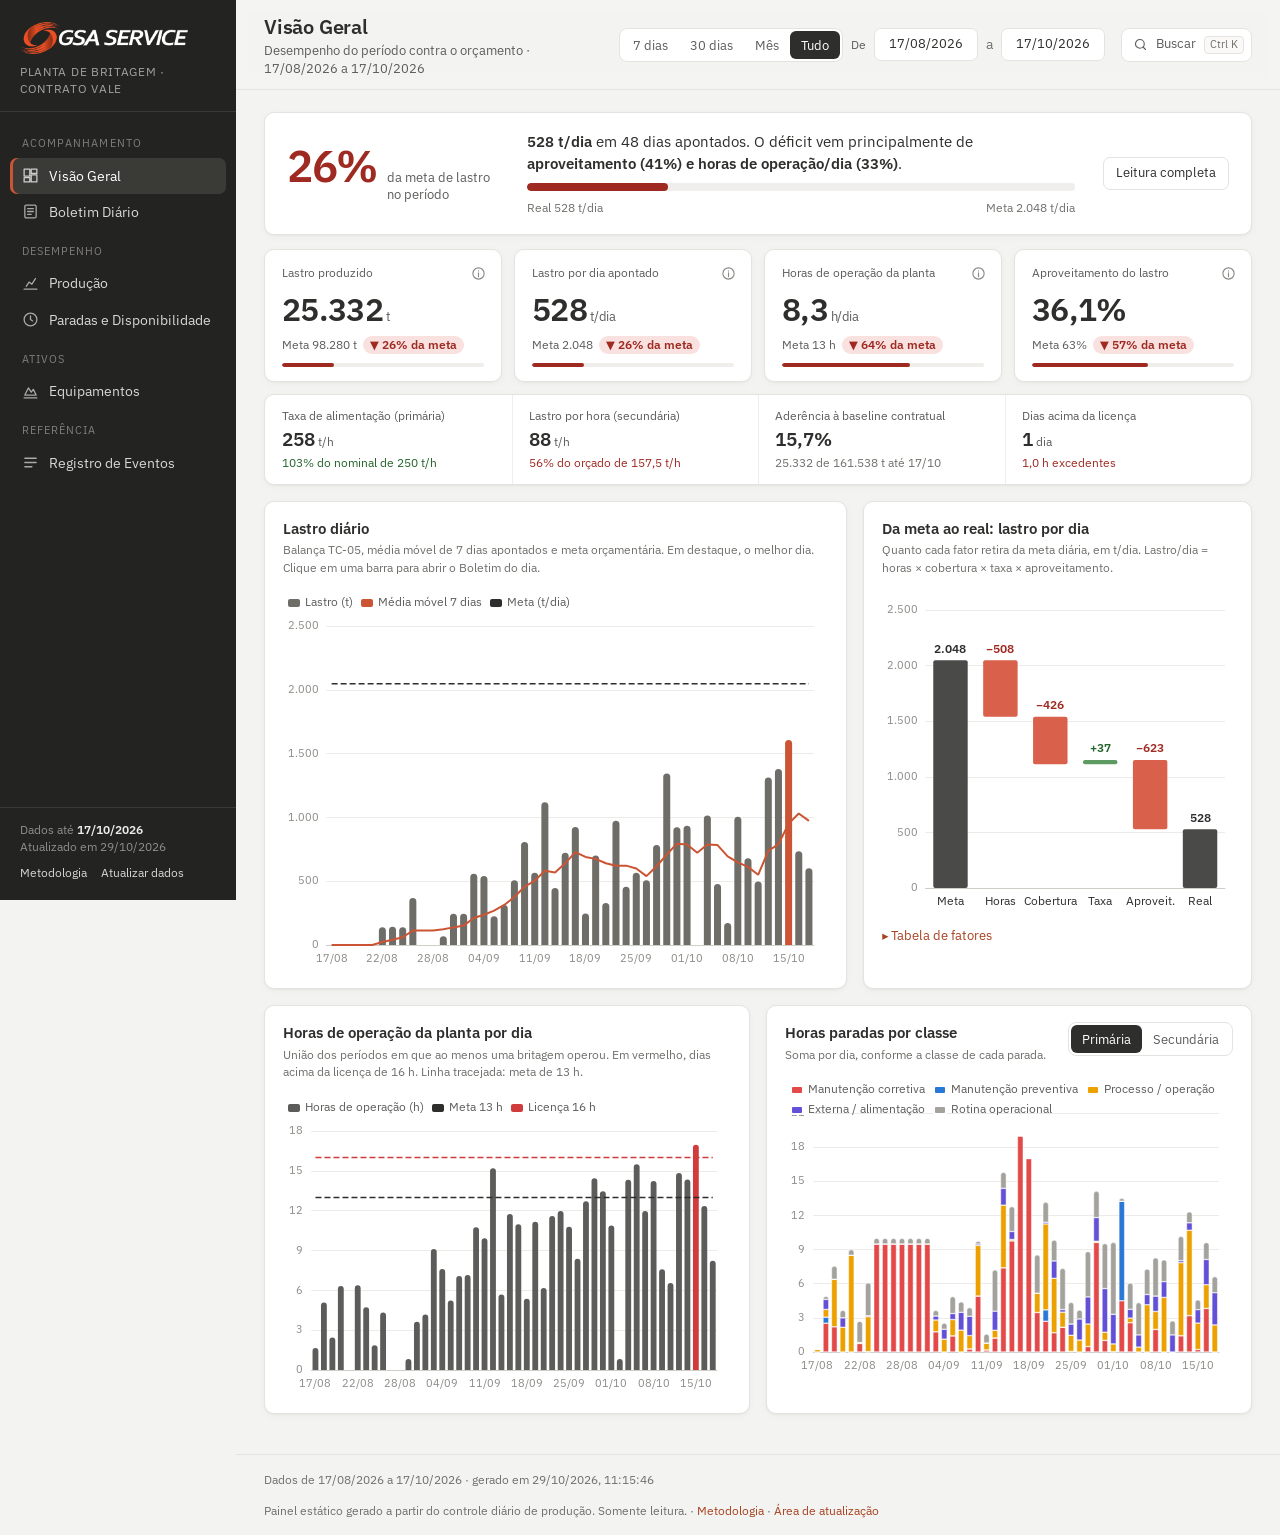
<file: index.html>
<!DOCTYPE html>
<html lang="pt-BR">
<head>
<meta charset="utf-8">
<meta name="viewport" content="width=device-width, initial-scale=1, viewport-fit=cover">
<meta name="robots" content="noindex, nofollow">
<meta name="theme-color" content="#232322">
<title>Britagem GSA</title>
<link rel="icon" href="assets/favicon.ico" sizes="any">
<link rel="icon" type="image/png" sizes="32x32" href="assets/favicon-32.png">
<link rel="icon" type="image/png" sizes="512x512" href="assets/favicon-512.png">
<link rel="apple-touch-icon" href="assets/apple-touch-icon.png">
<link rel="preload" href="assets/fonts/ibm-plex-sans-400.woff2" as="font" type="font/woff2" crossorigin>
<link rel="preload" href="assets/fonts/ibm-plex-sans-600.woff2" as="font" type="font/woff2" crossorigin>
<link rel="stylesheet" href="assets/style.css?v=2">
</head>
<body>
<div class="app" id="app">
  <aside class="side">
    <div class="logo"><img src="assets/logo-white.png" alt="GSA Service"><small>Planta de Britagem · Contrato Vale</small></div>
    <nav class="nav" id="nav"></nav>
    <div class="foot" id="sideFoot"></div>
  </aside>
  <div class="scrim" onclick="document.getElementById('app').classList.remove('open')"></div>
  <div class="main">
    <header class="top">
      <button class="burger" aria-label="Menu" onclick="document.getElementById('app').classList.toggle('open')"><svg viewBox="0 0 24 24" fill="none" stroke="currentColor" stroke-width="2"><path d="M4 6h16M4 12h16M4 18h16"/></svg></button>
      <div class="ttl"><h1 id="pgTitle">Visão Geral</h1><div class="sub" id="pgSub"></div></div>
      <div class="filters" id="periodo"></div>
      <button class="kbtn" id="btnBusca" aria-label="Buscar"><svg viewBox="0 0 24 24" fill="none" stroke="currentColor" stroke-width="1.8" stroke-linecap="round"><circle cx="11" cy="11" r="7"/><path d="M20 20l-4-4"/></svg><span>Buscar</span><kbd>Ctrl K</kbd></button>
    </header>
    <main class="content" id="view"></main>
    <footer class="ft"><span id="ftInfo"></span><span>Painel estático gerado a partir do controle diário de produção. Somente leitura. · <a href="#/metodo">Metodologia</a> · <a href="atualizar.html">Área de atualização</a></span></footer>
  </div>
  <nav class="bnav" id="bnav"></nav>
</div>
<script src="assets/echarts.min.js"></script>
<script src="assets/equipamentos.js?v=2"></script>
<script>
  // dados.js com versão por minuto: evita que o navegador ou o GitHub Pages mostrem dados antigos
  (function () {
    function load(src, next) { var s = document.createElement('script'); s.src = src; s.onload = s.onerror = next; document.body.appendChild(s); }
    load('dados/dados.js?v=' + Math.floor(Date.now() / 60000), function () { load('assets/app.js?v=2'); });
  })();
</script>
</body>
</html>
</file>
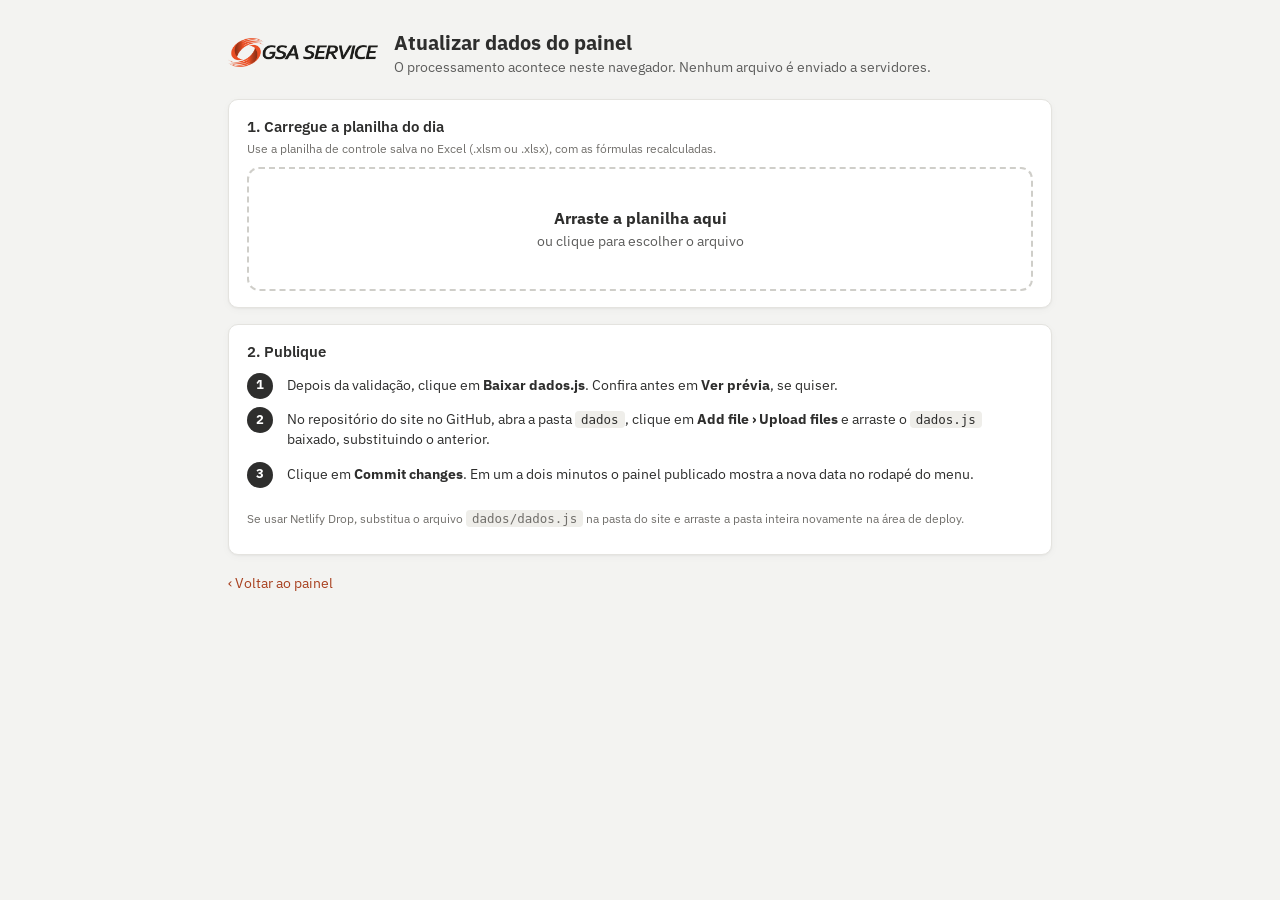
<file: atualizar.html>
<!DOCTYPE html>
<html lang="pt-BR">
<head>
<meta charset="utf-8">
<meta name="viewport" content="width=device-width, initial-scale=1">
<meta name="robots" content="noindex, nofollow">
<title>Britagem GSA · Atualizar dados</title>
<link rel="icon" href="assets/favicon.ico" sizes="any">
<link rel="icon" type="image/png" sizes="32x32" href="assets/favicon-32.png">
<link rel="icon" type="image/png" sizes="512x512" href="assets/favicon-512.png">
<link rel="apple-touch-icon" href="assets/apple-touch-icon.png">
<link rel="stylesheet" href="assets/style.css">
<style>
  body { background: var(--bg); }
  .wrap { max-width: 860px; margin: 0 auto; padding: 28px 18px 60px; }
  .hdr { display: flex; align-items: center; gap: 16px; margin-bottom: 22px; }
  .hdr img { width: 150px; }
  .drop { display: block; margin-top: 10px; border: 2px dashed #cfcec9; border-radius: 12px; background: var(--surface); padding: 38px 20px; text-align: center; cursor: pointer; transition: border-color .15s, background .15s; }
  .drop.over { border-color: var(--brand); background: #fdf3ef; }
  .drop b { font-size: 16px; }
  .steps { counter-reset: s; list-style: none; padding: 0; margin: 0; }
  .steps li { counter-increment: s; position: relative; padding: 0 0 14px 40px; }
  .steps li::before { content: counter(s); position: absolute; left: 0; top: -2px; width: 26px; height: 26px; border-radius: 50%; background: var(--ink); color: #fff; display: grid; place-items: center; font-weight: 700; font-size: 13px; }
  .msg { padding: 10px 14px; border-radius: 8px; margin: 8px 0; font-size: 13.5px; }
  .msg.ok { background: #e3f4e3; color: #0a5e0a; } .msg.erro { background: #fbe4e4; color: #8f1f1f; } .msg.alerta { background: #fdf2d6; color: #6e4b00; }
  .msg ul { margin: 6px 0 0; padding-left: 18px; font-size: 12.5px; }
  .actions { display: flex; gap: 10px; flex-wrap: wrap; margin-top: 14px; }
  code { background: #efeeea; padding: 1px 6px; border-radius: 4px; font-size: 12.5px; }
</style>
</head>
<body>
<div class="wrap">
  <div class="hdr"><img src="assets/logo-color.png" alt="GSA Service"><div><h1 style="margin:0;font-size:20px">Atualizar dados do painel</h1><div class="sub" style="color:var(--ink-2)">O processamento acontece neste navegador. Nenhum arquivo é enviado a servidores.</div></div></div>

  <div class="card" style="margin-bottom:16px">
    <h3>1. Carregue a planilha do dia</h3>
    <div class="hint">Use a planilha de controle salva no Excel (.xlsm ou .xlsx), com as fórmulas recalculadas.</div>
    <label class="drop" id="drop"><input type="file" id="file" accept=".xlsm,.xlsx" hidden><b>Arraste a planilha aqui</b><br><span style="color:var(--ink-2)">ou clique para escolher o arquivo</span></label>
    <div id="out"></div>
  </div>

  <div class="card">
    <h3>2. Publique</h3>
    <ol class="steps" style="margin-top:12px">
      <li>Depois da validação, clique em <b>Baixar dados.js</b>. Confira antes em <b>Ver prévia</b>, se quiser.</li>
      <li>No repositório do site no GitHub, abra a pasta <code>dados</code>, clique em <b>Add file › Upload files</b> e arraste o <code>dados.js</code> baixado, substituindo o anterior.</li>
      <li>Clique em <b>Commit changes</b>. Em um a dois minutos o painel publicado mostra a nova data no rodapé do menu.</li>
    </ol>
    <p class="hint">Se usar Netlify Drop, substitua o arquivo <code>dados/dados.js</code> na pasta do site e arraste a pasta inteira novamente na área de deploy.</p>
  </div>
  <p style="margin-top:18px"><a href="index.html">‹ Voltar ao painel</a></p>
</div>
<script src="assets/xlsx.full.min.js"></script>
<script src="assets/extrator.js"></script>
<script>
(function () {
  var drop = document.getElementById('drop'), inp = document.getElementById('file'), out = document.getElementById('out');
  ['dragover', 'dragenter'].forEach(function (ev) { drop.addEventListener(ev, function (e) { e.preventDefault(); drop.classList.add('over'); }); });
  ['dragleave', 'drop'].forEach(function (ev) { drop.addEventListener(ev, function (e) { e.preventDefault(); drop.classList.remove('over'); }); });
  drop.addEventListener('drop', function (e) { if (e.dataTransfer.files[0]) ler(e.dataTransfer.files[0]); });
  inp.addEventListener('change', function () { if (inp.files[0]) ler(inp.files[0]); });
  function esc(s) { return String(s).replace(/[&<>]/g, function (c) { return { '&': '&amp;', '<': '&lt;', '>': '&gt;' }[c]; }); }
  function dBR(iso) { if (!iso) return '–'; var p = iso.split('-'); return p[2] + '/' + p[1] + '/' + p[0]; }
  function ler(f) {
    out.innerHTML = '<div class="msg alerta">Processando ' + esc(f.name) + '…</div>';
    var r = new FileReader();
    r.onload = function () {
      try {
        var wb = XLSX.read(new Uint8Array(r.result), { type: 'array', cellDates: false });
        var D = Extrator.extrair(XLSX, wb, f.name);
        var av = Extrator.validar(D);
        var erros = av.filter(function (a) { return a.nivel === 'erro'; });
        var dia = D.dias.filter(function (x) { return x.d === D.meta.ultimaData; })[0] || {};
        var js = 'window.DADOS=' + JSON.stringify(D) + ';\n';
        var html = '<div class="msg ' + (erros.length ? 'erro' : 'ok') + '"><b>' + (erros.length ? 'Planilha lida, mas com erros que impedem a publicação.' : 'Planilha lida com sucesso.') + '</b><br>' +
          'Período: ' + dBR(D.meta.primeiraData) + ' a <b>' + dBR(D.meta.ultimaData) + '</b> · ' + D.eventos.length + ' apontamentos · ' + D.producao.length + ' leituras de balança · ' + D.marcos.length + ' marcos.<br>' +
          'Último dia: lastro ' + Math.round(dia.las || 0).toLocaleString('pt-BR') + ' t · operação da planta ' + (dia.hop || 0).toFixed(2).replace('.', ',') + ' h.</div>';
        av.forEach(function (a) { html += '<div class="msg ' + a.nivel + '">' + esc(a.msg) + (a.itens ? '<ul>' + a.itens.map(function (i) { return '<li>' + esc(i) + '</li>'; }).join('') + '</ul>' : '') + '</div>'; });
        if (!erros.length) html += '<div class="actions"><button class="btn pri" id="dl">Baixar dados.js</button><button class="btn" id="pv">Ver prévia do painel</button><span class="hint" style="align-self:center">' + Math.round(js.length / 1024) + ' KB</span></div>';
        out.innerHTML = html;
        var dl = document.getElementById('dl');
        if (dl) dl.onclick = function () { var a = document.createElement('a'); a.href = URL.createObjectURL(new Blob([js], { type: 'application/javascript' })); a.download = 'dados.js'; a.click(); };
        var pv = document.getElementById('pv');
        if (pv) pv.onclick = function () {
          try { localStorage.setItem('gsa_dados_previa', JSON.stringify(D)); window.open('index.html?previa=1#/visao', '_blank'); }
          catch (e) { alert('O navegador não permitiu guardar a prévia (' + e.message + '). Baixe o arquivo e publique normalmente.'); }
        };
      } catch (e) {
        out.innerHTML = '<div class="msg erro"><b>Não foi possível ler a planilha.</b><br>' + esc(e.message) + '<br>Verifique se é a planilha de controle de produção e se as abas não foram renomeadas.</div>';
      }
    };
    r.readAsArrayBuffer(f);
  }
})();
</script>
</body>
</html>
</file>
<file: assets/style.css>
@font-face { font-family: "IBM Plex Sans"; font-weight: 400; font-style: normal; font-display: swap; src: url(fonts/ibm-plex-sans-400.woff2) format("woff2"); }
@font-face { font-family: "IBM Plex Sans"; font-weight: 500; font-style: normal; font-display: swap; src: url(fonts/ibm-plex-sans-500.woff2) format("woff2"); }
@font-face { font-family: "IBM Plex Sans"; font-weight: 600; font-style: normal; font-display: swap; src: url(fonts/ibm-plex-sans-600.woff2) format("woff2"); }
@font-face { font-family: "IBM Plex Sans"; font-weight: 700 800; font-style: normal; font-display: swap; src: url(fonts/ibm-plex-sans-700.woff2) format("woff2"); }
:root {
  --brand: #cb5434; --brand-ink: #a8401f; --ink: #2e2e2d; --ink-2: #5c5c5b; --ink-3: #716f6b;
  --bg: #f3f3f1; --surface: #ffffff; --line: #e4e3df; --line-2: #efeeea; --side: #232322; --side-2: #2e2e2d;
  --good: #0ca30c; --warn: #d79400; --bad: #d03b3b; --info: #2a78d6;
  --radius: 10px; --shadow: 0 1px 2px rgba(0,0,0,.04), 0 2px 8px rgba(0,0,0,.03);
  --font: "IBM Plex Sans", "Segoe UI", system-ui, -apple-system, Roboto, Arial, sans-serif;
  --good-bg: #e3f1e3; --good-fg: #22652a; --warn-bg: #fbf0d4; --warn-fg: #7a5300; --bad-bg: #f9e1df; --bad-fg: #9e2a22;
}
* { box-sizing: border-box; }
html, body { margin: 0; height: 100%; }
body { font-family: var(--font); color: var(--ink); background: var(--bg); font-size: 14px; line-height: 1.45; -webkit-font-smoothing: antialiased; font-variant-numeric: tabular-nums; text-rendering: optimizeLegibility; }
button, input, select, textarea { font-family: inherit; }
a { color: var(--brand-ink); text-decoration: none; }
a:hover { text-decoration: underline; }
.num, td.n, .kpi .v { font-variant-numeric: tabular-nums; }

/* layout */
.app { display: grid; grid-template-columns: 236px minmax(0, 1fr); min-height: 100vh; }
.side { background: var(--side); color: #d8d7d2; position: sticky; top: 0; height: 100vh; display: flex; flex-direction: column; overflow-y: auto; }
.side .logo { padding: 22px 20px 14px; border-bottom: 1px solid #3a3a38; }
.side .logo img { width: 168px; display: block; }
.side .logo small { display: block; margin-top: 10px; color: #a3a29d; font-size: 11.5px; letter-spacing: .06em; text-transform: uppercase; }
.nav { padding: 10px 10px; flex: 1; }
.nav .grp { font-size: 10.5px; letter-spacing: .1em; text-transform: uppercase; color: #7f7e79; padding: 14px 12px 6px; }
.nav a { display: flex; align-items: center; gap: 10px; color: #d8d7d2; padding: 8px 12px; border-radius: 7px; font-size: 14px; text-decoration: none; }
.nav a svg { width: 17px; height: 17px; opacity: .75; flex: none; }
.nav a:hover { background: #2f2f2d; }
.nav a.on { background: #3a3a37; color: #fff; box-shadow: inset 3px 0 0 var(--brand); }
.side .foot { padding: 14px 20px 18px; font-size: 11.5px; color: #8f8e89; border-top: 1px solid #3a3a38; }
.side .foot b { color: #ecebe7; font-weight: 600; }
.side .foot .lk { display: flex; gap: 14px; margin-top: 10px; }
.side .foot a { color: #d8d7d2; }
.side .foot a.on { color: #fff; text-decoration: underline; text-underline-offset: 3px; }

.main { min-width: 0; display: flex; flex-direction: column; }
.top { position: sticky; top: 0; z-index: 20; background: rgba(243,243,241,.92); backdrop-filter: blur(6px); border-bottom: 1px solid var(--line); padding: 12px 28px; display: flex; align-items: center; gap: 16px; flex-wrap: wrap; }
.top .ttl { flex: 1 1 240px; min-width: 0; }
.top h1 { font-size: 20px; margin: 0; font-weight: 600; letter-spacing: -.01em; }
.top .sub { color: var(--ink-2); font-size: 12.5px; }
.kbtn { font: inherit; font-size: 13px; display: inline-flex; align-items: center; gap: 8px; background: var(--surface); border: 1px solid var(--line); border-radius: 8px; padding: 5px 7px 5px 11px; min-height: 34px; cursor: pointer; color: var(--ink-2); }
.kbtn:hover { border-color: #c9c7c1; }
.kbtn svg { width: 15px; height: 15px; }
kbd { font: inherit; font-size: 11px; border: 1px solid var(--line); border-radius: 4px; padding: 0 5px; color: var(--ink-3); background: #faf9f7; }
.scrim { display: none; }
.burger { display: none; background: none; border: 0; padding: 6px; cursor: pointer; color: var(--ink); }
.burger svg { width: 22px; height: 22px; }
.content { padding: 22px 28px 40px; max-width: 1480px; width: 100%; }

/* filtros */
.filters { display: flex; gap: 8px; align-items: center; flex-wrap: wrap; }
.filters label { font-size: 12px; color: var(--ink-2); }
input.dt { width: 104px; text-align: center; }
input.dt.err { border-color: var(--bad); background: var(--bad-bg); }
input[type=date], select, input[type=search], input[type=text] { font: inherit; font-size: 13px; color: var(--ink); background: var(--surface); border: 1px solid var(--line); border-radius: 7px; padding: 6px 9px; min-height: 32px; }
input:focus, select:focus, button:focus-visible { outline: 2px solid rgba(203,84,52,.35); outline-offset: 1px; }
.seg { display: inline-flex; background: var(--surface); border: 1px solid var(--line); border-radius: 8px; padding: 2px; }
.seg button { font: inherit; font-size: 12.5px; border: 0; background: none; padding: 5px 11px; border-radius: 6px; cursor: pointer; color: var(--ink-2); min-height: 28px; }
.seg button:hover:not(.on) { background: #f3f3f1; color: var(--ink); }
.seg button.on { background: var(--ink); color: #fff; }
.btn { font: inherit; font-size: 13px; border: 1px solid var(--line); background: var(--surface); border-radius: 7px; padding: 6px 12px; cursor: pointer; color: var(--ink); display: inline-flex; gap: 6px; align-items: center; }
.btn:hover { border-color: #cfcec9; }
.btn.pri { background: var(--brand); border-color: var(--brand); color: #fff; }
.btn.pri:hover { background: var(--brand-ink); }
.btn svg { width: 15px; height: 15px; }

/* grids e cards */
.grid { display: grid; gap: 16px; }
.g2 { grid-template-columns: repeat(2, minmax(0, 1fr)); }
.g3 { grid-template-columns: repeat(3, minmax(0, 1fr)); }
.g32 { grid-template-columns: 3fr 2fr; }
.kpis { display: grid; grid-template-columns: repeat(auto-fill, minmax(178px, 1fr)); gap: 12px; margin-bottom: 16px; }
.card { background: var(--surface); border: 1px solid var(--line); border-radius: var(--radius); box-shadow: var(--shadow); padding: 16px 18px; min-width: 0; }
.card h3 { margin: 0 0 2px; font-size: 15px; font-weight: 600; }
.card .hint { color: var(--ink-3); font-size: 12px; margin-bottom: 10px; }
.card .head { display: flex; align-items: flex-start; gap: 10px; justify-content: space-between; flex-wrap: wrap; margin-bottom: 6px; }
.chart { width: 100%; height: 300px; }
.chart.tall { height: 380px; }
.chart.short { height: 230px; }
.sec { margin: 26px 0 12px; font-size: 12px; letter-spacing: .1em; text-transform: uppercase; color: var(--ink-3); font-weight: 600; display: flex; align-items: center; gap: 10px; }
.sec::after { content: ""; flex: 1; height: 1px; background: var(--line); }

.kpi { background: var(--surface); border: 1px solid var(--line); border-radius: var(--radius); padding: 13px 15px 12px; box-shadow: var(--shadow); position: relative; overflow: hidden; }
.kpi .l { font-size: 12px; color: var(--ink-2); line-height: 1.25; min-height: 30px; }
.kpi .v { font-size: 26px; font-weight: 600; letter-spacing: -.02em; margin-top: 2px; }
.kpi .v small { font-size: 13px; font-weight: 400; color: var(--ink-2); margin-left: 3px; }
.kpi .m { font-size: 12px; color: var(--ink-2); margin-top: 3px; display: flex; gap: 6px; align-items: center; flex-wrap: wrap; }
.kpi .bar { height: 4px; background: var(--line-2); border-radius: 4px; margin-top: 9px; overflow: hidden; }
.kpi .bar i { display: block; height: 100%; border-radius: 4px; background: var(--ink-2); }
.tag { display: inline-flex; align-items: center; gap: 4px; font-size: 11.5px; padding: 1px 7px; border-radius: 20px; font-weight: 600; white-space: nowrap; }
.tag.good { background: var(--good-bg); color: var(--good-fg); } .tag.warn { background: var(--warn-bg); color: var(--warn-fg); } .tag.bad { background: var(--bad-bg); color: var(--bad-fg); } .tag.neu { background: #efeeea; color: var(--ink-2); }
.tag.gsa { background: #f8e3dc; color: #9b3a1c; } .tag.vale { background: #dfeafb; color: #1c4f94; }
.dot { width: 8px; height: 8px; border-radius: 50%; display: inline-block; flex: none; }

/* status do período */
.status { background: var(--surface); border: 1px solid var(--line); border-radius: var(--radius); box-shadow: var(--shadow); padding: 18px 22px; margin-bottom: 14px; }
.status .row { display: flex; gap: 16px 28px; align-items: center; flex-wrap: wrap; }
.status .big { display: flex; align-items: baseline; gap: 10px; flex: none; }
.status .big b { font-size: 44px; font-weight: 600; letter-spacing: -.03em; line-height: 1; }
.status .big span { font-size: 13px; color: var(--ink-2); line-height: 1.25; max-width: 112px; }
.status .body { flex: 1 1 360px; min-width: 0; display: flex; flex-direction: column; gap: 8px; }
.status .body p { margin: 0; font-size: 15px; text-wrap: pretty; }
.status .body b { font-weight: 600; }
.status .trk { position: relative; height: 8px; background: var(--line-2); border-radius: 4px; overflow: hidden; }
.status .trk i { position: absolute; left: 0; top: 0; bottom: 0; border-radius: 4px; }
.status .ax { display: flex; justify-content: space-between; font-size: 12px; color: var(--ink-3); }
.status ul { margin: 14px 0 0; padding: 12px 0 0 18px; border-top: 1px solid var(--line-2); }
.status li { margin: 4px 0; text-wrap: pretty; }
.status li b { font-weight: 600; }
.kpis.k4 { grid-template-columns: repeat(auto-fit, minmax(min(100%, 220px), 1fr)); margin-bottom: 12px; }
.kpis.k4 .kpi { padding: 15px 17px 14px; }
.kpis.k4 .kpi .l { min-height: 0; }
.kpis.k4 .kpi .v { font-size: 32px; }
.kpi .l { display: flex; align-items: flex-start; gap: 6px; }
.kpi .l span { flex: 1; }
.kpi .inf { flex: none; width: 22px; height: 22px; margin: -3px -5px 0 0; border-radius: 50%; display: grid; place-items: center; color: #8a8985; }
.kpi .inf:hover { background: var(--bg); color: var(--ink); text-decoration: none; }
.kpi .inf svg { width: 15px; height: 15px; }
.kpis2 { display: grid; grid-template-columns: repeat(4, minmax(0, 1fr)); background: var(--surface); border: 1px solid var(--line); border-radius: var(--radius); box-shadow: var(--shadow); margin-bottom: 16px; overflow: hidden; }
.kpis2 > div { padding: 12px 17px; border-right: 1px solid var(--line-2); border-bottom: 1px solid var(--line-2); margin: 0 -1px -1px 0; display: flex; flex-direction: column; gap: 1px; }
.kpis2 .l { font-size: 12px; color: var(--ink-2); }
.kpis2 .v { font-size: 19px; font-weight: 600; }
.kpis2 .v small { font-size: 12px; font-weight: 400; color: var(--ink-2); margin-left: 3px; }
.kpis2 .m { font-size: 12px; color: var(--ink-3); }
.kpis2 .m.good { color: var(--good-fg); } .kpis2 .m.warn { color: var(--warn-fg); } .kpis2 .m.bad { color: var(--bad-fg); }
details.more { margin-top: 10px; }
details.more summary { cursor: pointer; font-size: 12.5px; color: var(--brand-ink); list-style: none; }
details.more summary::-webkit-details-marker { display: none; }
details.more summary::before { content: "▸ "; }
details.more[open] summary::before { content: "▾ "; }
details.more .tbl-wrap { margin-top: 8px; }

/* projeção */
.pj-lb { font-size: 11.5px; color: var(--ink-3); margin-bottom: 4px; }
.kpis.pjs .kpi { display: flex; flex-direction: column; gap: 4px; }
.kpis.pjs .kpi .v { font-size: 28px; }
.kpis.pjs .kpi .v small { font-size: 12.5px; font-weight: 400; color: var(--ink-2); margin-left: 5px; letter-spacing: 0; }
.pj-sub { font-size: 12px; color: var(--ink-3); margin-top: -2px; }
.pj-fx { font-size: 12px; color: var(--ink-2); }
.pj-bar { position: relative; height: 10px; background: var(--line-2); border-radius: 5px; margin: 8px 0 4px; }
.pj-bar i { position: absolute; top: 0; bottom: 0; }
.pj-bar i.r { left: 0; background: #2e2e2d; border-radius: 5px 0 0 5px; }
.pj-bar i.p { background: repeating-linear-gradient(135deg, #cb5434 0 3px, #e9a58f 3px 6px); }
.pj-bar b { position: absolute; top: -4px; bottom: -4px; width: 2px; margin-left: -1px; background: var(--ink); }
.pj-leg { display: flex; gap: 12px; flex-wrap: wrap; font-size: 11.5px; color: var(--ink-2); margin-bottom: 4px; }
.pj-leg span { white-space: nowrap; }
.pj-leg i { display: inline-block; width: 9px; height: 9px; border-radius: 2px; margin-right: 5px; vertical-align: -1px; }
.pj-leg i.r { background: #2e2e2d; } .pj-leg i.p { background: repeating-linear-gradient(135deg, #cb5434 0 2px, #e9a58f 2px 4px); }
.kpis.pjs .kpi .m { font-size: 12.5px; color: var(--ink-2); }
.pj-nec { margin-top: 4px; padding-top: 8px; border-top: 1px solid var(--line-2); }
.pj-nec b { font-weight: 600; color: var(--ink); }

/* abas de página */
.tabs { display: flex; gap: 4px; border-bottom: 1px solid var(--line); margin: -4px 0 18px; overflow-x: auto; overflow-y: hidden; scrollbar-width: none; }
.tabs::-webkit-scrollbar { display: none; }
.tabs a { padding: 9px 14px 10px; font-size: 13.5px; color: var(--ink-2); white-space: nowrap; text-decoration: none; }
.tabs a:hover { color: var(--ink); text-decoration: none; }
.tabs a.on { color: var(--ink); font-weight: 600; box-shadow: inset 0 -2px 0 var(--brand); }
tr.hl td { background: #fdf1ec !important; transition: background 1.2s; }

/* busca (Ctrl K) */
.pal { position: fixed; inset: 0; z-index: 80; background: rgba(35,35,34,.42); display: flex; justify-content: center; align-items: flex-start; padding: 12vh 16px 16px; }
.pal[hidden] { display: none; }
.pal .box { width: 100%; max-width: 580px; background: var(--surface); border-radius: 12px; box-shadow: 0 20px 60px rgba(0,0,0,.25); overflow: hidden; }
.pal .in { display: flex; align-items: center; gap: 10px; padding: 12px 16px; border-bottom: 1px solid var(--line); }
.pal .in svg { width: 18px; height: 18px; color: var(--ink-3); flex: none; }
.pal .in input { flex: 1; border: 0; outline: none; font: inherit; font-size: 15px; padding: 4px 0; min-height: 0; background: none; }
.pal .res { max-height: 52vh; overflow-y: auto; padding: 6px; }
.pal .it { display: flex; gap: 12px; align-items: center; padding: 9px 12px; border-radius: 8px; color: var(--ink); text-decoration: none; }
.pal .it:hover, .pal .it.act { background: #f3f3f1; text-decoration: none; }
.pal .it .k { font-size: 10.5px; color: var(--ink-3); width: 76px; flex: none; text-transform: uppercase; letter-spacing: .06em; }
.pal .it .t { flex: 1; min-width: 0; }
.pal .it .h { font-size: 12px; color: var(--ink-3); white-space: nowrap; }
.pal .ft2 { display: flex; gap: 14px; padding: 8px 16px; border-top: 1px solid var(--line); font-size: 11.5px; color: var(--ink-3); }

.seg button, .btn, .btn-sm, .kbtn, kbd, .pal .ft2 span, .filters label { white-space: nowrap; }

/* navegação inferior (celular) */
.bnav { display: none; }

/* leitura executiva */
.insight { background: var(--surface); border: 1px solid var(--line); border-left: 4px solid var(--brand); border-radius: var(--radius); padding: 14px 18px; margin-bottom: 16px; box-shadow: var(--shadow); }
.insight h3 { margin: 0 0 6px; font-size: 14px; }
.insight ul { margin: 0; padding-left: 18px; }
.insight li { margin: 3px 0; }

/* tabelas */
.tbl-wrap { overflow-x: auto; border: 1px solid var(--line); border-radius: 8px; }
table.t { border-collapse: collapse; width: 100%; font-size: 12.8px; background: var(--surface); }
table.t th { text-align: left; font-weight: 600; color: var(--ink-2); background: #f8f8f6; border-bottom: 1px solid var(--line); padding: 8px 10px; white-space: nowrap; position: sticky; top: 0; cursor: pointer; user-select: none; }
table.t th.n, table.t td.n { text-align: right; }
table.t th .ar { opacity: .5; font-size: 10px; margin-left: 3px; }
table.t td { border-bottom: 1px solid var(--line-2); padding: 7px 10px; vertical-align: top; }
table.t tr:hover td { background: #fbfaf7; }
table.t td.wrap { min-width: 220px; max-width: 420px; }
table.t tr.clk { cursor: pointer; }
.tbl-tools { display: flex; gap: 8px; align-items: center; flex-wrap: wrap; margin-bottom: 10px; }
.pager { display: flex; gap: 8px; align-items: center; justify-content: flex-end; margin-top: 8px; font-size: 12.5px; color: var(--ink-2); }

/* equipamentos */
.eq-grid { display: grid; grid-template-columns: repeat(auto-fill, minmax(250px, 1fr)); gap: 12px; }
.eq { background: var(--surface); border: 1px solid var(--line); border-radius: var(--radius); padding: 14px 15px; cursor: pointer; box-shadow: var(--shadow); transition: border-color .15s, transform .15s; display: flex; flex-direction: column; gap: 8px; }
.eq:hover { border-color: var(--brand); transform: translateY(-1px); }
.eq .t1 { display: flex; justify-content: space-between; align-items: baseline; gap: 8px; }
.eq .tg { font-size: 18px; font-weight: 800; letter-spacing: -.01em; }
.eq .ty { font-size: 12px; color: var(--ink-2); }
.eq .md { font-size: 12px; color: var(--ink-3); min-height: 16px; }
.eq .st { display: grid; grid-template-columns: repeat(3, 1fr); gap: 6px; border-top: 1px solid var(--line-2); padding-top: 8px; }
.eq .st div { font-size: 11px; color: var(--ink-3); }
.eq .st b { display: block; font-size: 15px; color: var(--ink); font-variant-numeric: tabular-nums; }
.eq .share { height: 4px; border-radius: 3px; background: var(--line-2); overflow: hidden; }
.eq .share i { display: block; height: 100%; background: var(--brand); }

.spec { display: grid; grid-template-columns: minmax(130px, 38%) 1fr; border-top: 1px solid var(--line-2); }
.spec div { padding: 7px 0; border-bottom: 1px solid var(--line-2); font-size: 13px; }
.spec div:nth-child(odd) { color: var(--ink-2); padding-right: 10px; }
.note { background: #fdf6e3; border: 1px solid #f2e2b5; color: #6e5100; border-radius: 8px; padding: 8px 12px; font-size: 12.5px; margin: 8px 0; }
.empty { color: var(--ink-3); padding: 30px; text-align: center; }
.legend-inline { display: flex; gap: 12px; flex-wrap: wrap; font-size: 12px; color: var(--ink-2); }
.legend-inline span { display: inline-flex; align-items: center; gap: 5px; }
.crumb { font-size: 12.5px; color: var(--ink-2); margin-bottom: 8px; }
.daynav { display: flex; gap: 6px; align-items: center; }
footer.ft { margin-top: auto; padding: 16px 28px; color: var(--ink-3); font-size: 12px; border-top: 1px solid var(--line); display: flex; gap: 14px; flex-wrap: wrap; justify-content: space-between; }

@media (max-width: 1100px) { .kpis2 { grid-template-columns: repeat(2, minmax(0, 1fr)); } .g3 { grid-template-columns: 1fr 1fr; } .g32 { grid-template-columns: 1fr; } }
@media (max-width: 860px) {
  .app { grid-template-columns: 1fr; }
  .side { position: fixed; left: 0; top: 0; bottom: 0; width: 260px; z-index: 50; transform: translateX(-100%); transition: transform .2s; }
  .app.open .side { transform: none; box-shadow: 0 0 40px rgba(0,0,0,.35); }
  .app.open .scrim { display: block; position: fixed; inset: 0; background: rgba(0,0,0,.35); z-index: 40; }
  .top { padding: 10px 14px; position: static; gap: 10px; }
  .top .ttl { flex-basis: 100%; }
  .kbtn span, .kbtn kbd { display: none; }
  .filters label { display: none; }
  input.dt { width: 96px; }
  .content { padding: 14px 14px 30px; }
  .bnav { display: grid; grid-template-columns: repeat(5, 1fr); position: fixed; left: 0; right: 0; bottom: 0; z-index: 45; background: var(--side); padding: 6px 4px calc(6px + env(safe-area-inset-bottom)); }
  .bnav a, .bnav button { display: flex; flex-direction: column; align-items: center; justify-content: center; gap: 3px; min-height: 50px; font: inherit; font-size: 11px; color: #a3a29d; background: none; border: 0; border-radius: 8px; text-decoration: none; cursor: pointer; }
  .bnav a.on { color: #fff; }
  .bnav svg { width: 21px; height: 21px; }
  .main { padding-bottom: calc(64px + env(safe-area-inset-bottom)); }
  .status { padding: 16px; }
  .status .big b { font-size: 38px; }
  .kpis.k4 { grid-template-columns: repeat(2, minmax(0, 1fr)); }
  .kpis.k4 .kpi .v { font-size: 24px; }
  .kpis2 { grid-template-columns: repeat(2, minmax(0, 1fr)); }
  .g2, .g3 { grid-template-columns: 1fr; }
  .kpis { grid-template-columns: repeat(2, minmax(0, 1fr)); gap: 8px; }
  .kpi .v { font-size: 21px; }
  .chart { height: 260px; } .chart.tall { height: 320px; }
  footer.ft { padding: 14px; }
}
@media print { .side, .top .filters, .burger, .kbtn, .bnav, .pal, .tabs, .kpi .inf { display: none !important; } .main { padding-bottom: 0 !important; } .status ul[hidden] { display: block !important; } .app { grid-template-columns: 1fr; } .card, .kpi { break-inside: avoid; box-shadow: none; } }

/* ---------- Planta 3D ---------- */
.p3d { display: grid; grid-template-columns: minmax(0, 1fr) 330px; gap: 16px; align-items: start; }
.p3-stage { padding: 0; overflow: hidden; }
.p3-bar { display: flex; gap: 8px; align-items: center; flex-wrap: wrap; padding: 10px 12px; border-bottom: 1px solid var(--line); }
.p3-bar .grow { flex: 1; }
.btn-sm { display: inline-flex; align-items: center; gap: 6px; border: 1px solid var(--line); background: var(--surface); color: var(--ink); border-radius: 8px; padding: 6px 11px; font: inherit; font-size: 12.5px; cursor: pointer; text-decoration: none; }
.btn-sm:hover { border-color: #cfcec9; }
.btn-sm.on { background: var(--ink); color: #fff; border-color: var(--ink); }
.p3-cv { position: relative; height: min(72vh, 720px); min-height: 420px; background: #f3f2ee; touch-action: none; overflow: hidden; }
.p3-cv canvas { display: block; width: 100%; height: 100%; cursor: grab; }
.p3-cv canvas:active { cursor: grabbing; }
.p3-load { position: absolute; inset: 0; display: grid; place-items: center; color: var(--ink-2); font-size: 14px; }
.p3-lbl { position: absolute; inset: 0; pointer-events: none; }
.p3-tag { position: absolute; left: 0; top: 0; pointer-events: auto; white-space: nowrap; font-size: 11.5px; font-weight: 700; color: var(--ink); background: rgba(255,255,255,.92); border: 1px solid #d6d4ce; border-left: 3px solid var(--ink); border-radius: 5px; padding: 2px 6px; text-decoration: none; box-shadow: 0 1px 3px rgba(0,0,0,.08); }
.p3-tag.tc { font-weight: 600; font-size: 10.5px; border-left-color: #8a8985; color: #5c5c5b; }
.p3-tag.pil { border-left-width: 3px; font-weight: 600; background: rgba(255,255,255,.85); }
.p3-tag.on { background: var(--brand); color: #fff; border-color: var(--brand); z-index: 2; }
.p3-leg { position: absolute; left: 12px; bottom: 10px; display: flex; gap: 14px; flex-wrap: wrap; font-size: 12px; color: var(--ink-2); background: rgba(255,255,255,.88); border-radius: 6px; padding: 0 8px; }
.p3-leg:empty { display: none; }
.p3-leg span { display: inline-flex; align-items: center; gap: 6px; padding: 5px 0; }
.p3-leg i { display: inline-block; width: 26px; height: 9px; border-radius: 3px; }
.p3-side h4 { margin: 16px 0 8px; font-size: 12.5px; color: var(--ink-2); font-weight: 700; text-transform: uppercase; letter-spacing: .04em; }
.p3-kv { display: grid; gap: 6px; font-size: 13px; color: var(--ink-2); }
.p3-kv b { color: var(--ink); font-size: 15px; margin-right: 3px; }
.p3-row { display: grid; grid-template-columns: 58px 1fr 54px; gap: 8px; align-items: center; padding: 5px 0; color: var(--ink); text-decoration: none; font-size: 13px; font-weight: 600; }
.p3-row i { height: 7px; background: #efeee9; border-radius: 4px; overflow: hidden; }
.p3-row i b { display: block; height: 100%; background: var(--brand); }
.p3-row em { font-style: normal; text-align: right; color: var(--ink-2); font-weight: 400; }
.p3-row:hover span { color: var(--brand); }
.p3-h { display: flex; gap: 8px; align-items: center; }
.p3-h .tg { font-size: 24px; font-weight: 800; letter-spacing: -.02em; }
.p3-kpi { display: grid; grid-template-columns: 1fr 1fr; gap: 8px; margin-top: 12px; }
.p3-kpi div { background: #f7f6f3; border-radius: 8px; padding: 8px 10px; }
.p3-kpi b { display: block; font-size: 19px; letter-spacing: -.01em; }
.p3-kpi span { font-size: 11.5px; color: var(--ink-2); }
.p3-ev { font-size: 12.5px; padding: 7px 0; border-top: 1px solid var(--line); }
.p3-ev span { color: var(--ink-2); }
.p3-go { margin-top: 14px; }
@media (max-width: 900px) {
  .p3d { grid-template-columns: 1fr; }
  .p3-cv { height: 62vh; min-height: 340px; }
}
</file>
